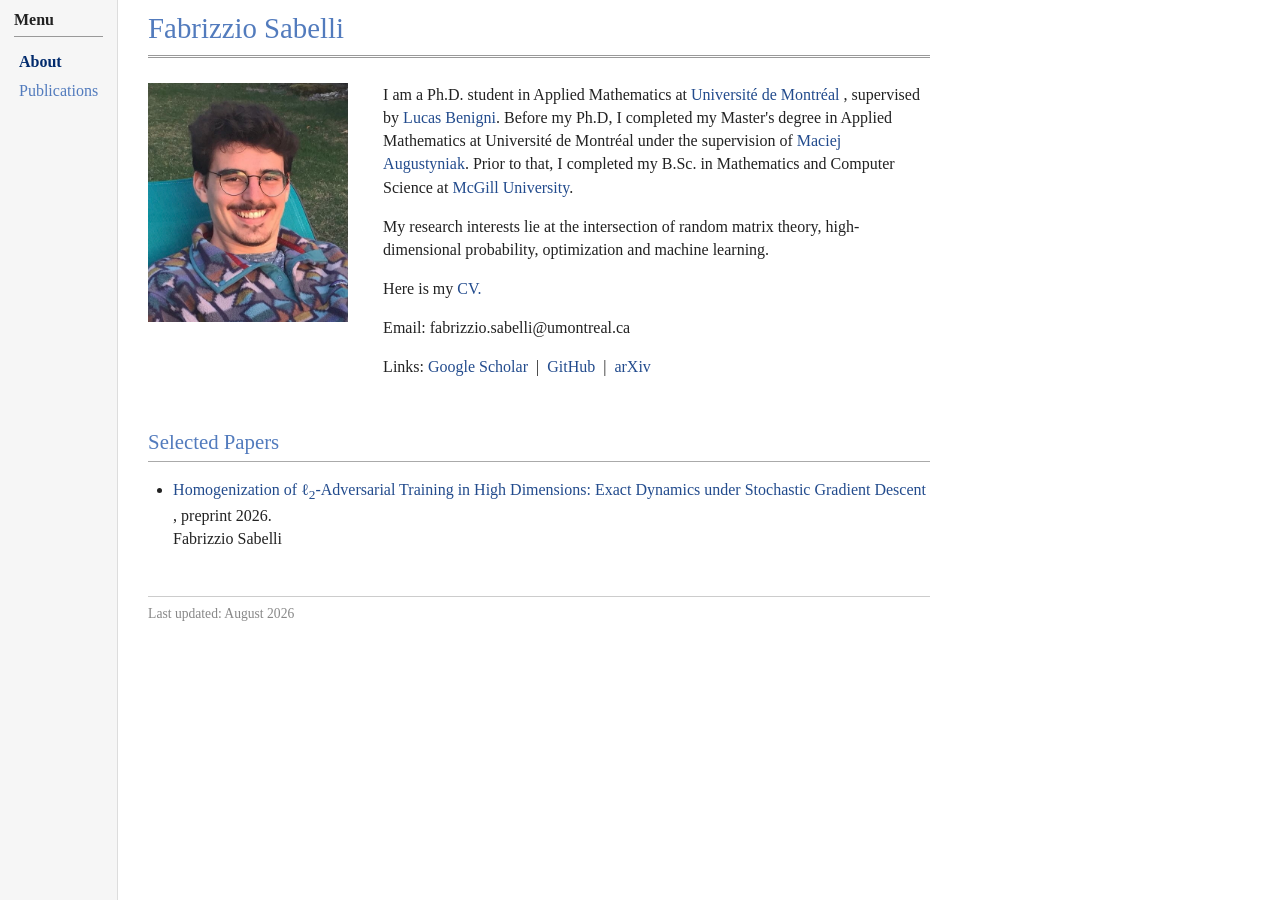
<file: index.html>
<!DOCTYPE html>
<html lang="en">
<head>
    <meta charset="UTF-8">
    <meta name="viewport" content="width=device-width, initial-scale=1">

    <title>Fabrizzio Sabelli</title>

    <link rel="stylesheet" href="jemdoc.css">
</head>

<body>
<div class="page">

    <nav class="sidebar">
        <div class="menu-title">Menu</div>

        <a class="current" href="index.html">About</a>
        <a href="publications.html">Publications</a>
    </nav>

    <main>
        <h1>Fabrizzio Sabelli</h1>

        <section class="profile">
            <img src="picture.jpeg" alt="Photograph of Fabrizzio Sabelli">

            <div>
                <p>
                    I am a Ph.D. student in Applied Mathematics at
                    <a href="https://www.umontreal.ca/" target="_blank"
            rel="noopener noreferrer">
                        Université de Montréal
                    </a>,
                    supervised by
                    <a href="https://dms.umontreal.ca/~benignil/" target="_blank"
            rel="noopener noreferrer">
                        Lucas Benigni</a>. Before my Ph.D, I completed my Master's degree in Applied Mathematics at Université de Montréal
                  under the supervision of 
                    <a href="https://sites.google.com/site/0augusty0/" target="_blank"
            rel="noopener noreferrer">
                        Maciej Augustyniak</a>. Prior to that, I completed my B.Sc. 
                  in Mathematics and Computer Science at <a href="https://www.mcgill.ca/" target="_blank"
            rel="noopener noreferrer">
                    McGill University</a>.
                </p>

                <p>
                    My research interests lie at the intersection of random matrix theory, high-dimensional probability, optimization and machine learning. 
                </p>

                <p>
                    Here is my <a href="https://fabrizziosabelli.github.io/cv.pdf" target="_blank" rel="noopener noreferrer">CV.</a> 
                </p>

                <p>
                    Email: fabrizzio.sabelli@umontreal.ca
                </p>
                <p>
                Links: <a href="https://scholar.google.com/citations?user=1yBnsJMAAAAJ&hl=en" target="_blank"
            rel="noopener noreferrer">Google Scholar</a>
                    &nbsp;|&nbsp;
                    <a href="https://github.com/FabrizzioSabelli" target="_blank"
            rel="noopener noreferrer">GitHub</a>
                    &nbsp;|&nbsp;
                    <a href="https://arxiv.org/search/math?searchtype=author&query=Sabelli,+F" target="_blank"
            rel="noopener noreferrer">arXiv</a>
                </p>
            </div>
        </section>

        <h2>Selected Papers</h2>

        <ul class="publications">
            <li>
        <a
            href="https://arxiv.org/abs/2607.00207"
            target="_blank"
            rel="noopener noreferrer"
        >
            Homogenization of ℓ<sub>2</sub>-Adversarial Training in High Dimensions:
            Exact Dynamics under Stochastic Gradient Descent
        </a>, preprint 2026.
    <br>
    Fabrizzio Sabelli
    <br>

    
</li>
        </ul>

        

        <footer>
            Last updated: August 2026
        </footer>
    </main>

</div>
</body>
</html>
</file>
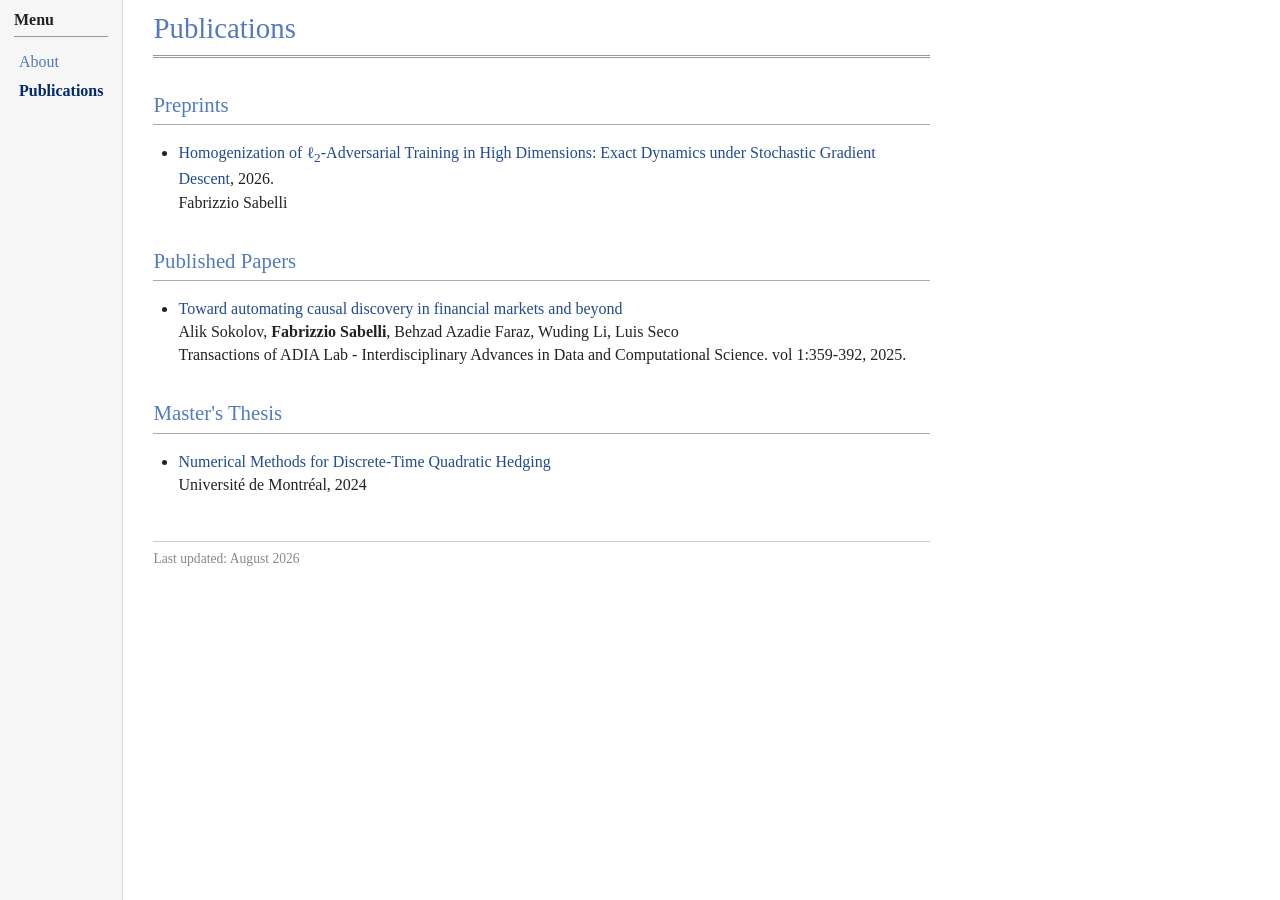
<file: publications.html>
<!DOCTYPE html>
<html lang="en">
<head>
    <meta charset="UTF-8">
    <meta name="viewport" content="width=device-width, initial-scale=1">

    <title>Publications — Fabrizzio Sabelli</title>

    <link rel="stylesheet" href="jemdoc.css">
</head>

<body>
<div class="page">

    <nav class="sidebar">
        <div class="menu-title">Menu</div>

        <a href="index.html">About</a>
        <a class="current" href="publications.html">Publications</a>
    </nav>

    <main>
        <h1>Publications</h1>

        <h2>Preprints</h2>

        <ul class="publications">
            <li>
        <a
            href="https://arxiv.org/abs/2607.00207"
            target="_blank"
            rel="noopener noreferrer"
        >
            Homogenization of ℓ<sub>2</sub>-Adversarial Training in High Dimensions:
            Exact Dynamics under Stochastic Gradient Descent</a>, 2026.
    <br>
    Fabrizzio Sabelli
    <br>
</li>
        </ul>

        <h2>Published Papers</h2>

        <ul class="publications">
            <li>
                <a
            href="https://www.worldscientific.com/doi/10.1142/9789819813049_0014"
            target="_blank"
            rel="noopener noreferrer"
        >
                Toward automating causal discovery in financial markets and beyond
                </a>
                <br>
              Alik Sokolov, <strong>Fabrizzio Sabelli</strong>, Behzad Azadie Faraz, Wuding Li, Luis Seco
                <br>
                Transactions of ADIA Lab - Interdisciplinary Advances in Data and Computational Science. vol 1:359-392, 2025.
            </li>
        </ul>

        <h2>Master's Thesis</h2>

        <ul class="publications">
            <li>
                <a href="https://umontreal.scholaris.ca/server/api/core/bitstreams/7c33e2d3-028c-42c0-863a-9ea3b950899e/content">
                    Numerical Methods for Discrete-Time Quadratic Hedging
                </a>
                <br>
                Université de Montréal, 2024
            </li>
        </ul>

    <footer>
            Last updated: August 2026
    </footer>

    </main>

</div>
</body>
</html>
</file>
<file: jemdoc.css>
/* Simple academic website inspired by the classic Jemdoc layout */

* {
    box-sizing: border-box;
}

body {
    margin: 0;
    background: white;
    color: #222;
    font-family: Georgia, "Times New Roman", serif;
    font-size: 16px;
    line-height: 1.45;
}

.page {
    display: grid;
    grid-template-columns: max-content minmax(0, 1fr);
    width: 75vw;
    min-height: 100vh;
    margin: 0;
}

.sidebar {
    width: max-content;
    min-width: 0;
    padding: 8px 14px 50px;
    background: #f6f6f6;
    border-right: 1px solid #dddddd;
}

.menu-title {
    margin-bottom: 10px;
    padding-bottom: 5px;
    border-bottom: 1px solid #999999;
    font-weight: bold;
}

.sidebar a {
    display: block;
    padding: 3px 5px;
    color: #527bbd;
    text-decoration: none;
}

.sidebar a:hover {
    text-decoration: underline;
}

.sidebar a.current {
    color: #022b6d;
    font-weight: bold;
}

main {
    width: 100%;
    max-width: none;
    padding: 8px 30px 60px;
}

h1,
h2 {
    color: #527bbd;
    font-weight: normal;
}

h1 {
    margin: 0 0 25px;
    padding-bottom: 5px;
    border-bottom: 3px double #999999;
    font-size: 1.8rem;
}

h2 {
    margin-top: 32px;
    margin-bottom: 14px;
    padding-bottom: 4px;
    border-bottom: 1px solid #aaaaaa;
    font-size: 1.3rem;
}

a {
    color: #224b8d;
    text-decoration: none;
}

a:hover {
    text-decoration: underline;
}

.profile {
    display: grid;
    grid-template-columns: 200px minmax(0, 1fr);
    gap: 35px;
    
    align-items: start;
}

.profile img {
    width: 200px;
    max-width: 100%;
    height: auto;
}

.profile p:first-child {
    margin-top: 0;
}

.publications {
    padding-left: 25px;
}

.publications li {
    margin-bottom: 17px;
}

.paper-title {
    font-weight: bold;
}

.paper-links {
    margin-top: 3px;
    font-size: 0.95rem;
}

.news-item {
    display: grid;
    grid-template-columns: 100px 1fr;
    gap: 15px;
    margin-bottom: 10px;
}

.news-date {
    color: #666666;
    white-space: nowrap;
}

footer {
    margin-top: 45px;
    padding-top: 7px;
    border-top: 1px solid #cccccc;
    color: #888888;
    font-size: 0.85rem;
}

@media (max-width: 900px) {
    .page {
        display: block;
        width: 100%;
        min-height: 100vh;
    }

    .sidebar {
        display: flex;
        flex-wrap: wrap;
        align-items: center;
        gap: 8px 18px;
        width: 100%;
        padding: 12px 18px;
        border-right: none;
        border-bottom: 1px solid #dddddd;
    }

    .menu-title {
        width: 100%;
        margin: 0 0 4px;
        padding-bottom: 4px;
    }

    .sidebar a {
        display: inline-block;
        padding: 2px 0;
    }

    main {
        width: 100%;
        padding: 18px 20px 40px;
    }

    h1 {
        font-size: 1.65rem;
    }

    .profile {
        display: grid;
        grid-template-columns: 1fr;
        gap: 22px;
    }

    .profile img {
        width: 230px;
        max-width: 100%;
        height: auto;
    }

    .publications {
        padding-left: 20px;
    }

    .news-item {
        grid-template-columns: 1fr;
        gap: 2px;
    }
}
</file>
